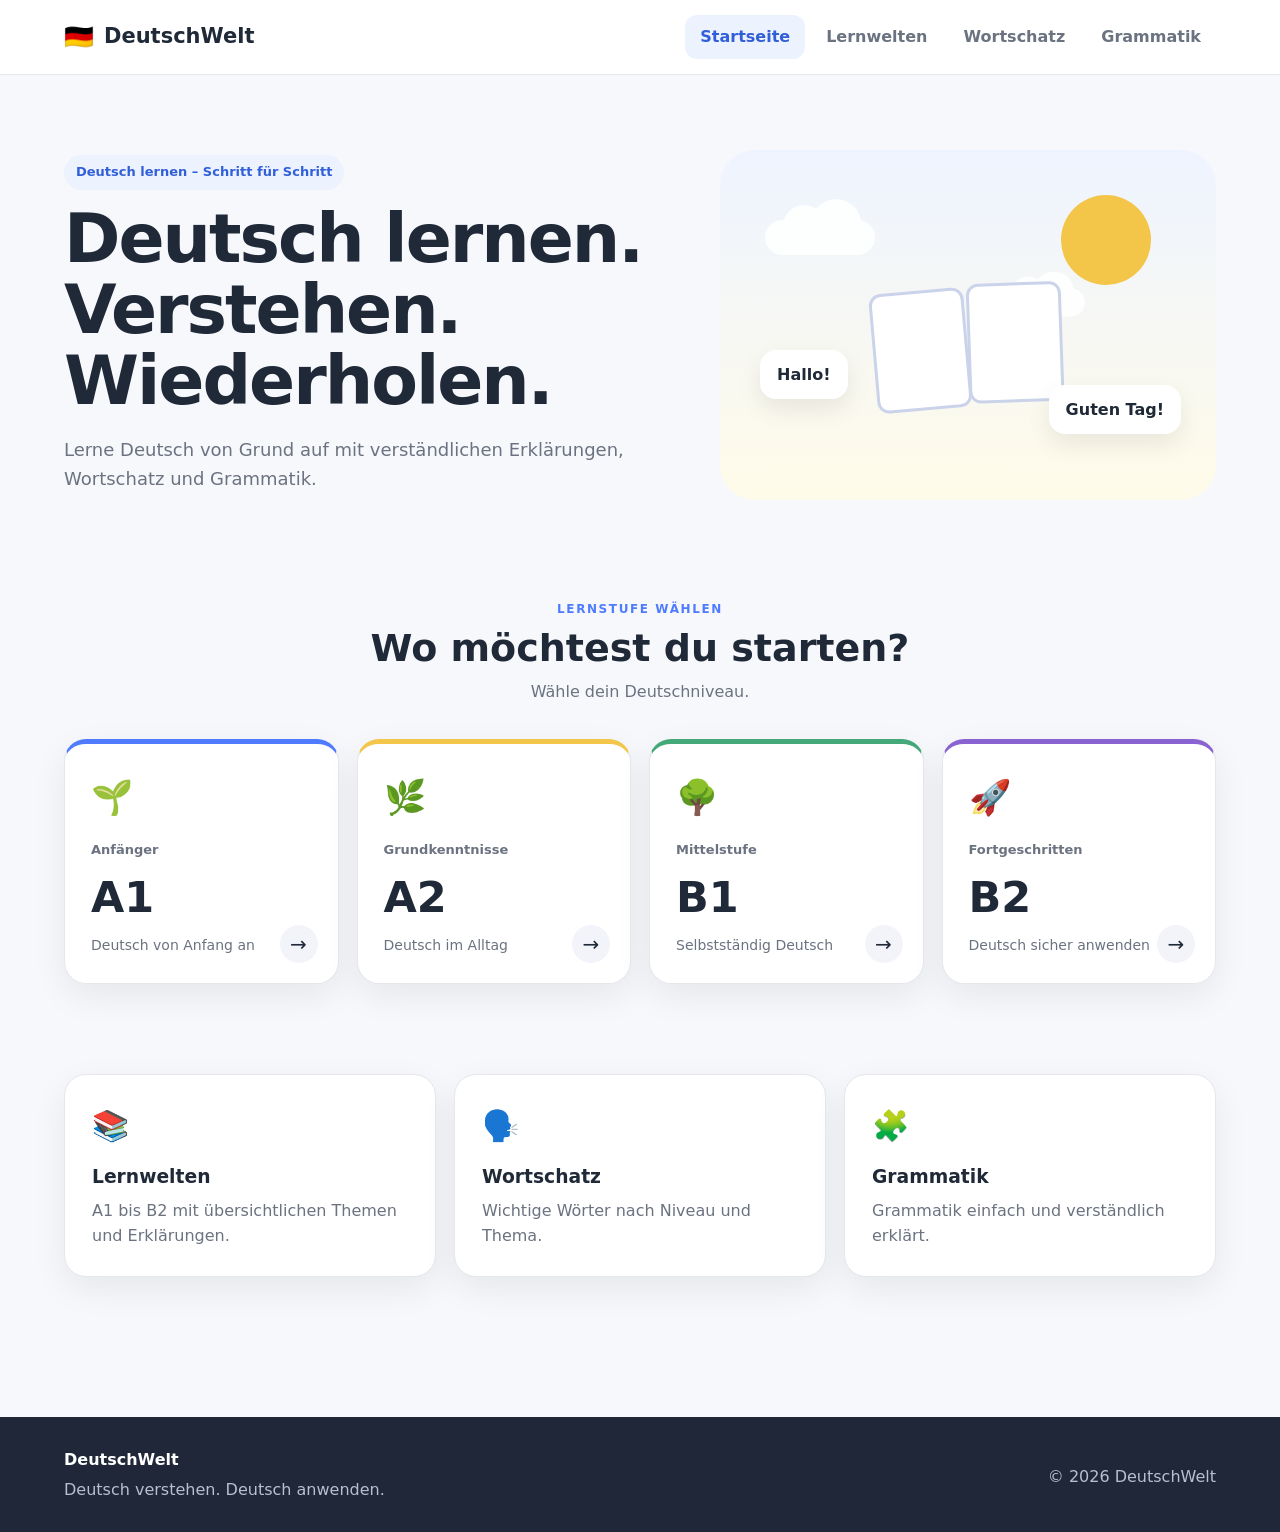
<file: index.html>
<!DOCTYPE html>
<html lang="de">
<head>
    <meta charset="UTF-8">
    <meta name="viewport" content="width=device-width, initial-scale=1.0">

    <title>DeutschWelt – Deutsch lernen</title>

    <link rel="stylesheet" href="style.css">
</head>

<body>

<header class="site-header">

    <div class="header-inner">

        <a href="index.html" class="logo">
            <span class="logo-icon">🇩🇪</span>
            <span>DeutschWelt</span>
        </a>

        <nav class="main-nav">
            <a href="index.html" class="active">Startseite</a>
            <a href="lernen.html?level=A1">Lernwelten</a>
            <a href="wortschatz.html">Wortschatz</a>
            <a href="grammatik.html">Grammatik</a>
        </nav>

    </div>

</header>


<main>

    <section class="home-hero">

        <div class="hero-text">

            <span class="hero-label">
                Deutsch lernen – Schritt für Schritt
            </span>

            <h1>
                Deutsch lernen.<br>
                Verstehen. Wiederholen.
            </h1>

            <p>
                Lerne Deutsch von Grund auf mit
                verständlichen Erklärungen, Wortschatz
                und Grammatik.
            </p>

        </div>


        <div class="hero-visual">

            <div class="sun"></div>

            <div class="cloud cloud-1"></div>
            <div class="cloud cloud-2"></div>

            <div class="book-illustration">
                <div class="book-page"></div>
                <div class="book-page"></div>
            </div>

            <div class="speech-bubble bubble-1">
                Hallo!
            </div>

            <div class="speech-bubble bubble-2">
                Guten Tag!
            </div>

        </div>

    </section>


    <!-- ONLY A1 A2 B1 B2 ON HOME -->

    <section class="level-selection">

        <div class="section-heading">

            <span class="eyebrow">
                Lernstufe wählen
            </span>

            <h2>
                Wo möchtest du starten?
            </h2>

            <p>
                Wähle dein Deutschniveau.
            </p>

        </div>


        <div class="level-home-grid">


            <a
                href="lernen.html?level=A1"
                class="home-level-card level-a1"
            >

                <div class="level-card-icon">
                    🌱
                </div>

                <div>

                    <span class="level-small">
                        Anfänger
                    </span>

                    <h3>
                        A1
                    </h3>

                    <p>
                        Deutsch von Anfang an
                    </p>

                </div>

                <span class="level-arrow">
                    →
                </span>

            </a>


            <a
                href="lernen.html?level=A2"
                class="home-level-card level-a2"
            >

                <div class="level-card-icon">
                    🌿
                </div>

                <div>

                    <span class="level-small">
                        Grundkenntnisse
                    </span>

                    <h3>
                        A2
                    </h3>

                    <p>
                        Deutsch im Alltag
                    </p>

                </div>

                <span class="level-arrow">
                    →
                </span>

            </a>


            <a
                href="lernen.html?level=B1"
                class="home-level-card level-b1"
            >

                <div class="level-card-icon">
                    🌳
                </div>

                <div>

                    <span class="level-small">
                        Mittelstufe
                    </span>

                    <h3>
                        B1
                    </h3>

                    <p>
                        Selbstständig Deutsch
                    </p>

                </div>

                <span class="level-arrow">
                    →
                </span>

            </a>


            <a
                href="lernen.html?level=B2"
                class="home-level-card level-b2"
            >

                <div class="level-card-icon">
                    🚀
                </div>

                <div>

                    <span class="level-small">
                        Fortgeschritten
                    </span>

                    <h3>
                        B2
                    </h3>

                    <p>
                        Deutsch sicher anwenden
                    </p>

                </div>

                <span class="level-arrow">
                    →
                </span>

            </a>


        </div>

    </section>


    <section class="home-info">

        <div class="info-card">

            <div class="info-icon">
                📚
            </div>

            <h3>
                Lernwelten
            </h3>

            <p>
                A1 bis B2 mit übersichtlichen
                Themen und Erklärungen.
            </p>

        </div>


        <div class="info-card">

            <div class="info-icon">
                🗣️
            </div>

            <h3>
                Wortschatz
            </h3>

            <p>
                Wichtige Wörter nach Niveau
                und Thema.
            </p>

        </div>


        <div class="info-card">

            <div class="info-icon">
                🧩
            </div>

            <h3>
                Grammatik
            </h3>

            <p>
                Grammatik einfach und
                verständlich erklärt.
            </p>

        </div>

    </section>

</main>


<footer class="site-footer">

    <div class="footer-inner">

        <div>
            <strong>DeutschWelt</strong>
            <p>
                Deutsch verstehen. Deutsch anwenden.
            </p>
        </div>

        <div>
            <p>
                © 2026 DeutschWelt
            </p>
        </div>

    </div>

</footer>

</body>
</html>
</file>
<file: style.css>
/* =========================================================
   DEUTSCHWELT
   Complete stylesheet
   ========================================================= */


/* =========================================================
   VARIABLES
   ========================================================= */

:root {

    --ink: #1f2937;
    --muted: #6b7280;

    --paper: #f7f8fc;
    --white: #ffffff;

    --blue: #4f7cff;
    --blue-dark: #315fd8;

    --yellow: #f3c548;
    --green: #44a879;
    --purple: #8a63d2;

    --border: #e5e7eb;

    --shadow:
        0 12px 35px rgba(0, 0, 0, 0.07);

    --shadow-hover:
        0 18px 45px rgba(0, 0, 0, 0.11);

    --radius: 22px;

}


/* =========================================================
   RESET
   ========================================================= */

* {
    box-sizing: border-box;
}


html {
    scroll-behavior: smooth;
}


body {

    margin: 0;

    font-family:
        Inter,
        system-ui,
        -apple-system,
        BlinkMacSystemFont,
        "Segoe UI",
        sans-serif;

    background:
        var(--paper);

    color:
        var(--ink);

    line-height:
        1.6;

}


a {

    color:
        inherit;

    text-decoration:
        none;

}


button,
input,
textarea,
select {

    font:
        inherit;

}


button {

    border: 0;

}


/* =========================================================
   HEADER
   ========================================================= */

.site-header {

    background:
        rgba(255, 255, 255, 0.95);

    border-bottom:
        1px solid var(--border);

    position:
        sticky;

    top:
        0;

    z-index:
        100;

    backdrop-filter:
        blur(12px);

}


.header-inner {

    max-width:
        1200px;

    margin:
        0 auto;

    padding:
        15px 24px;

    display:
        flex;

    align-items:
        center;

    justify-content:
        space-between;

    gap:
        20px;

}


.logo {

    display:
        flex;

    align-items:
        center;

    gap:
        10px;

    font-size:
        21px;

    font-weight:
        800;

    white-space:
        nowrap;

}


.logo-icon {

    font-size:
        24px;

}


.main-nav {

    display:
        flex;

    align-items:
        center;

    gap:
        6px;

}


.main-nav a {

    padding:
        9px 15px;

    border-radius:
        12px;

    color:
        var(--muted);

    font-weight:
        600;

    transition:
        background .2s,
        color .2s;

}


.main-nav a:hover {

    background:
        #f1f3f8;

    color:
        var(--ink);

}


.main-nav a.active {

    background:
        #edf2ff;

    color:
        var(--blue-dark);

}


/* =========================================================
   COMMON
   ========================================================= */

.eyebrow {

    display:
        inline-block;

    color:
        var(--blue);

    font-size:
        12px;

    font-weight:
        800;

    letter-spacing:
        1.6px;

    text-transform:
        uppercase;

}


.back-link {

    display:
        inline-block;

    margin-bottom:
        20px;

    color:
        var(--blue-dark);

    font-weight:
        700;

}


.loading-message {

    padding:
        30px 15px;

    text-align:
        center;

    color:
        var(--muted);

}


.loading-spinner {

    width:
        25px;

    height:
        25px;

    margin:
        0 auto 10px;

    border:
        3px solid #e5e7eb;

    border-top-color:
        var(--blue);

    border-radius:
        50%;

    animation:
        spin .8s linear infinite;

}


@keyframes spin {

    to {
        transform:
            rotate(360deg);
    }

}


.error-message {

    padding:
        18px;

    background:
        #fff4f4;

    border:
        1px solid #ffd5d5;

    border-radius:
        14px;

    color:
        #8b3030;

}


.error-message strong {

    display:
        block;

    margin-bottom:
        5px;

}


/* =========================================================
   HOME HERO
   ========================================================= */

.home-hero {

    max-width:
        1200px;

    margin:
        0 auto;

    padding:
        75px 24px 45px;

    display:
        grid;

    grid-template-columns:
        1.1fr 0.9fr;

    align-items:
        center;

    gap:
        50px;

}


.hero-label {

    display:
        inline-block;

    margin-bottom:
        14px;

    padding:
        7px 12px;

    border-radius:
        999px;

    background:
        #edf2ff;

    color:
        var(--blue-dark);

    font-size:
        13px;

    font-weight:
        700;

}


.hero-text h1 {

    margin:
        0 0 20px;

    font-size:
        clamp(42px, 6vw, 68px);

    line-height:
        1.04;

    letter-spacing:
        -2px;

}


.hero-text p {

    max-width:
        650px;

    margin:
        0;

    color:
        var(--muted);

    font-size:
        18px;

}


/* =========================================================
   HERO VISUAL
   ========================================================= */

.hero-visual {

    height:
        350px;

    position:
        relative;

    overflow:
        hidden;

    border-radius:
        35px;

    background:
        linear-gradient(
            180deg,
            #eef4ff,
            #fffbe9
        );

}


.sun {

    position:
        absolute;

    top:
        45px;

    right:
        65px;

    width:
        90px;

    height:
        90px;

    border-radius:
        50%;

    background:
        var(--yellow);

}


.cloud {

    position:
        absolute;

    width:
        110px;

    height:
        35px;

    border-radius:
        30px;

    background:
        white;

    opacity:
        .9;

}


.cloud::before,
.cloud::after {

    content:
        "";

    position:
        absolute;

    border-radius:
        50%;

    background:
        white;

}


.cloud::before {

    width:
        42px;

    height:
        42px;

    left:
        18px;

    top:
        -15px;

}


.cloud::after {

    width:
        50px;

    height:
        50px;

    right:
        14px;

    top:
        -21px;

}


.cloud-1 {

    top:
        70px;

    left:
        45px;

}


.cloud-2 {

    top:
        135px;

    right:
        120px;

    transform:
        scale(.8);

}


.book-illustration {

    position:
        absolute;

    left:
        50%;

    top:
        57%;

    width:
        190px;

    height:
        125px;

    transform:
        translate(-50%, -50%)
        rotate(-5deg);

}


.book-page {

    position:
        absolute;

    top:
        0;

    width:
        95px;

    height:
        120px;

    border:
        3px solid #cad3ea;

    border-radius:
        12px;

    background:
        white;

}


.book-page:first-child {

    left:
        0;

}


.book-page:last-child {

    right:
        0;

    transform:
        rotate(3deg);

}


.speech-bubble {

    position:
        absolute;

    padding:
        12px 17px;

    border-radius:
        16px;

    background:
        white;

    box-shadow:
        0 10px 25px rgba(0, 0, 0, .08);

    font-weight:
        700;

}


.bubble-1 {

    top:
        200px;

    left:
        40px;

}


.bubble-2 {

    top:
        235px;

    right:
        35px;

}


/* =========================================================
   HOME LEVEL SELECTION
   ========================================================= */

.level-selection {

    max-width:
        1200px;

    margin:
        0 auto;

    padding:
        50px 24px 90px;

}


.section-heading {

    margin-bottom:
        35px;

    text-align:
        center;

}


.section-heading h2 {

    margin:
        7px 0 8px;

    font-size:
        38px;

    line-height:
        1.15;

}


.section-heading p {

    margin:
        0;

    color:
        var(--muted);

}


.level-home-grid {

    display:
        grid;

    grid-template-columns:
        repeat(4, 1fr);

    gap:
        18px;

}


.home-level-card {

    min-height:
        240px;

    position:
        relative;

    padding:
        26px;

    overflow:
        hidden;

    border:
        1px solid var(--border);

    border-radius:
        var(--radius);

    background:
        white;

    box-shadow:
        var(--shadow);

    display:
        flex;

    flex-direction:
        column;

    justify-content:
        space-between;

    transition:
        transform .2s,
        box-shadow .2s;

}


.home-level-card:hover {

    transform:
        translateY(-7px);

    box-shadow:
        var(--shadow-hover);

}


.level-card-icon {

    font-size:
        34px;

}


.level-small {

    display:
        block;

    margin-top:
        15px;

    color:
        var(--muted);

    font-size:
        13px;

    font-weight:
        700;

}


.home-level-card h3 {

    margin:
        2px 0 3px;

    font-size:
        43px;

}


.home-level-card p {

    margin:
        0;

    color:
        var(--muted);

    font-size:
        14px;

}


.level-arrow {

    position:
        absolute;

    right:
        20px;

    bottom:
        20px;

    width:
        38px;

    height:
        38px;

    border-radius:
        50%;

    display:
        flex;

    align-items:
        center;

    justify-content:
        center;

    background:
        #f2f4fa;

    font-size:
        20px;

}


.level-a1 {

    border-top:
        5px solid var(--blue);

}


.level-a2 {

    border-top:
        5px solid var(--yellow);

}


.level-b1 {

    border-top:
        5px solid var(--green);

}


.level-b2 {

    border-top:
        5px solid var(--purple);

}


/* =========================================================
   HOME INFO
   ========================================================= */

.home-info {

    max-width:
        1200px;

    margin:
        0 auto;

    padding:
        0 24px 90px;

    display:
        grid;

    grid-template-columns:
        repeat(3, 1fr);

    gap:
        18px;

}


.info-card {

    padding:
        27px;

    border:
        1px solid var(--border);

    border-radius:
        var(--radius);

    background:
        white;

    box-shadow:
        var(--shadow);

}


.info-icon {

    margin-bottom:
        12px;

    font-size:
        30px;

}


.info-card h3 {

    margin:
        0 0 6px;

}


.info-card p {

    margin:
        0;

    color:
        var(--muted);

}


/* =========================================================
   LEARNING PAGE
   ========================================================= */

.learning-page {

    max-width:
        1250px;

    margin:
        0 auto;

    padding:
        30px 24px 80px;

}


.learning-top {

    margin-bottom:
        28px;

}


.level-header {

    padding:
        35px;

    border:
        1px solid var(--border);

    border-radius:
        28px;

    background:
        white;

    box-shadow:
        var(--shadow);

}


.level-header h1 {

    margin:
        7px 0 10px;

    font-size:
        clamp(32px, 5vw, 50px);

    line-height:
        1.1;

}


.level-header p {

    max-width:
        800px;

    margin:
        0;

    color:
        var(--muted);

    font-size:
        17px;

}


.other-levels {

    display:
        flex;

    flex-wrap:
        wrap;

    gap:
        8px;

    margin-top:
        18px;

}


.other-levels a {

    padding:
        9px 18px;

    border:
        1px solid var(--border);

    border-radius:
        12px;

    background:
        white;

    color:
        var(--muted);

    font-weight:
        800;

}


.other-levels a:hover {

    border-color:
        var(--blue);

    color:
        var(--blue-dark);

}


.other-levels a.selected {

    border-color:
        #d6e0ff;

    background:
        #edf2ff;

    color:
        var(--blue-dark);

}


/* =========================================================
   LEARNING LAYOUT
   ========================================================= */

.learning-layout {

    display:
        grid;

    grid-template-columns:
        320px minmax(0, 1fr);

    align-items:
        start;

    gap:
        22px;

}


.topic-sidebar {

    position:
        sticky;

    top:
        90px;

    max-height:
        calc(100vh - 110px);

    padding:
        20px;

    overflow-y:
        auto;

    border:
        1px solid var(--border);

    border-radius:
        var(--radius);

    background:
        white;

    box-shadow:
        var(--shadow);

}


.sidebar-heading {

    padding:
        5px 5px 18px;

    margin-bottom:
        10px;

    border-bottom:
        1px solid var(--border);

}


.sidebar-heading h2 {

    margin:
        4px 0 0;

    font-size:
        25px;

}


.topic-category {

    margin-bottom:
        18px;

}


.topic-category h3 {

    margin:
        14px 5px 8px;

    color:
        var(--muted);

    font-size:
        13px;

    font-weight:
        800;

    letter-spacing:
        .8px;

    text-transform:
        uppercase;

}


.topic-button {

    width:
        100%;

    padding:
        11px;

    border-radius:
        13px;

    background:
        transparent;

    color:
        var(--ink);

    display:
        flex;

    align-items:
        center;

    gap:
        10px;

    text-align:
        left;

    cursor:
        pointer;

    transition:
        background .2s,
        color .2s;

}


.topic-button:hover {

    background:
        #f3f6ff;

}


.topic-button.active {

    background:
        #edf2ff;

    color:
        var(--blue-dark);

    font-weight:
        700;

}


.topic-icon {

    width:
        30px;

    height:
        30px;

    flex-shrink:
        0;

    display:
        flex;

    align-items:
        center;

    justify-content:
        center;

}


.topic-button-text {

    flex:
        1;

    font-size:
        14px;

    line-height:
        1.35;

}


.topic-nav-audio {

    flex-shrink:
        0;

    padding:
        3px;

    opacity:
        .45;

    cursor:
        pointer;

}


.topic-button:hover .topic-nav-audio,
.topic-button.active .topic-nav-audio {

    opacity:
        1;

}


/* =========================================================
   TOPIC CONTENT
   ========================================================= */

.topic-content-area {

    min-width:
        0;

}


.topic-article {

    padding:
        38px;

    border:
        1px solid var(--border);

    border-radius:
        var(--radius);

    background:
        white;

    box-shadow:
        var(--shadow);

    animation:
        contentFade .25s ease;

}


@keyframes contentFade {

    from {

        opacity:
            0;

        transform:
            translateY(6px);

    }

    to {

        opacity:
            1;

        transform:
            translateY(0);

    }

}


.topic-article-header {

    display:
        flex;

    align-items:
        flex-start;

    gap:
        20px;

    padding-bottom:
        25px;

    border-bottom:
        1px solid var(--border);

}


.article-icon {

    width:
        65px;

    height:
        65px;

    flex-shrink:
        0;

    border-radius:
        18px;

    background:
        #edf2ff;

    display:
        flex;

    align-items:
        center;

    justify-content:
        center;

    font-size:
        31px;

}


.topic-title-area {

    min-width:
        0;

}


.article-category {

    color:
        var(--blue-dark);

    font-size:
        12px;

    font-weight:
        800;

    letter-spacing:
        1px;

    text-transform:
        uppercase;

}


.topic-article h2 {

    margin:
        4px 0 9px;

    font-size:
        clamp(29px, 4vw, 43px);

    line-height:
        1.15;

}


.topic-title-area h2 {

    display:
        flex;

    align-items:
        center;

    flex-wrap:
        wrap;

    gap:
        3px;

}


.article-summary {

    margin:
        0;

    color:
        var(--muted);

    font-size:
        17px;

}


.content-section {

    padding:
        25px 0;

    border-bottom:
        1px solid var(--border);

}


.first-section {

    padding-top:
        28px;

}


.content-section h3 {

    margin:
        0 0 15px;

    font-size:
        20px;

}


.explanation {

    color:
        #374151;

    font-size:
        17px;

}


.content-list {

    margin:
        0;

    padding-left:
        22px;

}


.content-list li {

    display:
        flex;

    align-items:
        center;

    justify-content:
        space-between;

    gap:
        10px;

    margin:
        9px 0;

    color:
        #374151;

}


.pattern-list {

    display:
        grid;

    gap:
        10px;

}


.pattern-box {

    padding:
        13px 15px;

    border:
        1px solid var(--border);

    border-radius:
        12px;

    background:
        #f6f8fc;

    display:
        flex;

    align-items:
        center;

    justify-content:
        space-between;

    gap:
        10px;

    font-weight:
        700;

}


.example-list {

    display:
        grid;

    gap:
        10px;

}


.example-box {

    padding:
        13px 16px;

    border-left:
        4px solid var(--blue);

    border-radius:
        10px;

    background:
        #f8fbff;

    display:
        flex;

    align-items:
        center;

    justify-content:
        space-between;

    gap:
        10px;

    font-size:
        16px;

}


.merke-box {

    margin-top:
        28px;

    padding:
        20px;

    border:
        1px solid #f4df8d;

    border-radius:
        17px;

    background:
        #fff8dc;

    display:
        flex;

    align-items:
        flex-start;

    gap:
        15px;

}


.merke-icon {

    font-size:
        25px;

}


.merke-box strong {

    display:
        block;

    margin-bottom:
        4px;

}


.merke-box p {

    margin:
        0;

    color:
        #5b5130;

    display:
        flex;

    align-items:
        center;

    flex-wrap:
        wrap;

}


/* =========================================================
   AUDIO BUTTON
   ========================================================= */

.audio-button {

    width:
        34px;

    height:
        34px;

    flex-shrink:
        0;

    margin-left:
        7px;

    border-radius:
        50%;

    background:
        #edf2ff;

    color:
        var(--blue-dark);

    display:
        inline-flex;

    align-items:
        center;

    justify-content:
        center;

    cursor:
        pointer;

    vertical-align:
        middle;

    transition:
        transform .15s,
        background .15s;

}


.audio-button:hover {

    transform:
        scale(1.08);

    background:
        #dfe7ff;

}


.audio-button:active {

    transform:
        scale(.93);

}


/* =========================================================
   VOCABULARY PAGE
   ========================================================= */

.level-filter {

    display:
        flex;

    flex-wrap:
        wrap;

    gap:
        10px;

    margin:
        24px 0 30px;

}


.filter-level {

    min-width:
        70px;

    padding:
        10px 23px;

    border:
        1px solid var(--border);

    border-radius:
        12px;

    background:
        white;

    color:
        var(--muted);

    font-weight:
        800;

    cursor:
        pointer;

    transition:
        background .2s,
        border-color .2s,
        color .2s;

}


.filter-level:hover {

    border-color:
        var(--blue);

    color:
        var(--blue-dark);

}


.filter-level.active {

    border-color:
        #d6e0ff;

    background:
        #edf2ff;

    color:
        var(--blue-dark);

}


.vocab-content {

    margin-top:
        10px;

}


.vocabulary-page-content {

    display:
        block;

}


.vocabulary-category {

    margin-bottom:
        40px;

}


.vocabulary-category h2 {

    margin:
        0 0 16px;

    font-size:
        25px;

}


.vocabulary-grid {

    display:
        grid;

    grid-template-columns:
        repeat(3, 1fr);

    gap:
        18px;

}


.vocabulary-card {

    padding:
        22px;

    border:
        1px solid var(--border);

    border-radius:
        18px;

    background:
        white;

    box-shadow:
        var(--shadow);

    transition:
        transform .2s,
        box-shadow .2s;

}


.vocabulary-card:hover {

    transform:
        translateY(-4px);

    box-shadow:
        var(--shadow-hover);

}


.vocabulary-word {

    display:
        flex;

    align-items:
        center;

    flex-wrap:
        wrap;

    gap:
        3px;

    font-size:
        24px;

}


.vocabulary-article {

    color:
        var(--blue-dark);

    font-size:
        16px;

}


.vocabulary-plural {

    margin-top:
        8px;

    color:
        var(--muted);

    font-size:
        13px;

    display:
        flex;

    align-items:
        center;

    flex-wrap:
        wrap;

}


.vocabulary-meaning {

    margin-top:
        16px;

    font-weight:
        700;

}


.vocabulary-example {

    margin-top:
        14px;

    padding:
        13px;

    border-left:
        3px solid var(--blue);

    border-radius:
        9px;

    background:
        #f7f9ff;

    display:
        flex;

    align-items:
        center;

    justify-content:
        space-between;

    gap:
        8px;

}


.vocabulary-note {

    margin-top:
        12px;

    color:
        var(--muted);

    font-size:
        13px;

}


/* =========================================================
   GRAMMAR PAGE
   ========================================================= */

.grammar-grid {

    display:
        grid;

    grid-template-columns:
        repeat(2, 1fr);

    gap:
        20px;

}


.grammar-card {

    padding:
        28px;

    border:
        1px solid var(--border);

    border-radius:
        var(--radius);

    background:
        white;

    box-shadow:
        var(--shadow);

}


.grammar-card h2 {

    margin:
        5px 0 12px;

    font-size:
        28px;

    line-height:
        1.2;

    display:
        flex;

    align-items:
        center;

    flex-wrap:
        wrap;

    gap:
        4px;

}


.grammar-card h3 {

    margin:
        23px 0 12px;

    font-size:
        17px;

}


.grammar-short {

    color:
        var(--muted);

    font-size:
        16px;

}


.grammar-explanation {

    color:
        #374151;

    line-height:
        1.7;

}


.grammar-rule {

    margin:
        18px 0;

    padding:
        16px;

    border:
        1px solid #dce4ff;

    border-radius:
        12px;

    background:
        #f2f5ff;

    color:
        var(--blue-dark);

    font-weight:
        800;

    display:
        flex;

    align-items:
        center;

    justify-content:
        space-between;

    gap:
        10px;

}


/* =========================================================
   EMPTY STATES
   ========================================================= */

.welcome-content {

    min-height:
        430px;

    padding:
        40px;

    border:
        1px solid var(--border);

    border-radius:
        var(--radius);

    background:
        white;

    box-shadow:
        var(--shadow);

    display:
        flex;

    flex-direction:
        column;

    align-items:
        center;

    justify-content:
        center;

    text-align:
        center;

}


.welcome-icon {

    margin-bottom:
        10px;

    font-size:
        55px;

}


.welcome-content h2 {

    margin:
        0 0 8px;

    font-size:
        30px;

}


.welcome-content p {

    max-width:
        560px;

    margin:
        0;

    color:
        var(--muted);

}


/* =========================================================
   FOOTER
   ========================================================= */

.site-footer {

    margin-top:
        50px;

    background:
        #202738;

    color:
        white;

}


.footer-inner {

    max-width:
        1200px;

    margin:
        0 auto;

    padding:
        30px 24px;

    display:
        flex;

    align-items:
        center;

    justify-content:
        space-between;

    gap:
        20px;

}


.footer-inner p {

    margin:
        4px 0 0;

    color:
        #b7bfd0;

}


/* =========================================================
   SCROLLBAR
   ========================================================= */

.topic-sidebar::-webkit-scrollbar {

    width:
        8px;

}


.topic-sidebar::-webkit-scrollbar-track {

    background:
        transparent;

}


.topic-sidebar::-webkit-scrollbar-thumb {

    border-radius:
        10px;

    background:
        #d8dce5;

}


/* =========================================================
   TABLET
   ========================================================= */

@media (max-width: 1100px) {

    .level-home-grid {

        grid-template-columns:
            repeat(2, 1fr);

    }


    .learning-layout {

        grid-template-columns:
            275px minmax(0, 1fr);

    }


    .vocabulary-grid {

        grid-template-columns:
            repeat(2, 1fr);

    }

}


/* =========================================================
   MOBILE / SMALL TABLET
   ========================================================= */

@media (max-width: 850px) {

    .header-inner {

        flex-direction:
            column;

        align-items:
            flex-start;

    }


    .main-nav {

        width:
            100%;

        overflow-x:
            auto;

        padding-bottom:
            3px;

    }


    .home-hero {

        grid-template-columns:
            1fr;

        padding-top:
            45px;

    }


    .hero-visual {

        height:
            280px;

    }


    .home-info {

        grid-template-columns:
            1fr;

    }


    .learning-layout {

        grid-template-columns:
            1fr;

    }


    .topic-sidebar {

        position:
            static;

        max-height:
            none;

    }


    .topic-article {

        padding:
            25px;

    }


    .grammar-grid {

        grid-template-columns:
            1fr;

    }

}


/* =========================================================
   MOBILE
   ========================================================= */

@media (max-width: 600px) {

    .header-inner,
    .home-hero,
    .level-selection,
    .home-info,
    .learning-page {

        padding-left:
            16px;

        padding-right:
            16px;

    }


    .main-nav a {

        padding:
            8px 11px;

        font-size:
            14px;

    }


    .hero-text h1 {

        font-size:
            42px;

        letter-spacing:
            -1.2px;

    }


    .level-home-grid {

        grid-template-columns:
            1fr;

    }


    .section-heading h2 {

        font-size:
            32px;

    }


    .level-header {

        padding:
            25px;

    }


    .level-header h1 {

        font-size:
            34px;

    }


    .topic-article {

        padding:
            22px;

    }


    .topic-article-header {

        flex-direction:
            column;

    }


    .topic-article h2 {

        font-size:
            31px;

    }


    .vocabulary-grid {

        grid-template-columns:
            1fr;

    }


    .filter-level {

        flex:
            1;

    }


    .footer-inner {

        flex-direction:
            column;

        align-items:
            flex-start;

    }

}


/* =========================================================
   VERY SMALL PHONES
   ========================================================= */

@media (max-width: 400px) {

    .hero-text h1 {

        font-size:
            36px;

    }


    .home-level-card {

        min-height:
            210px;

    }


    .level-card-icon {

        font-size:
            29px;

    }


    .home-level-card h3 {

        font-size:
            37px;

    }


    .topic-button {

        padding:
            10px 8px;

    }


    .topic-button-text {

        font-size:
            13px;

    }

}
</file>
